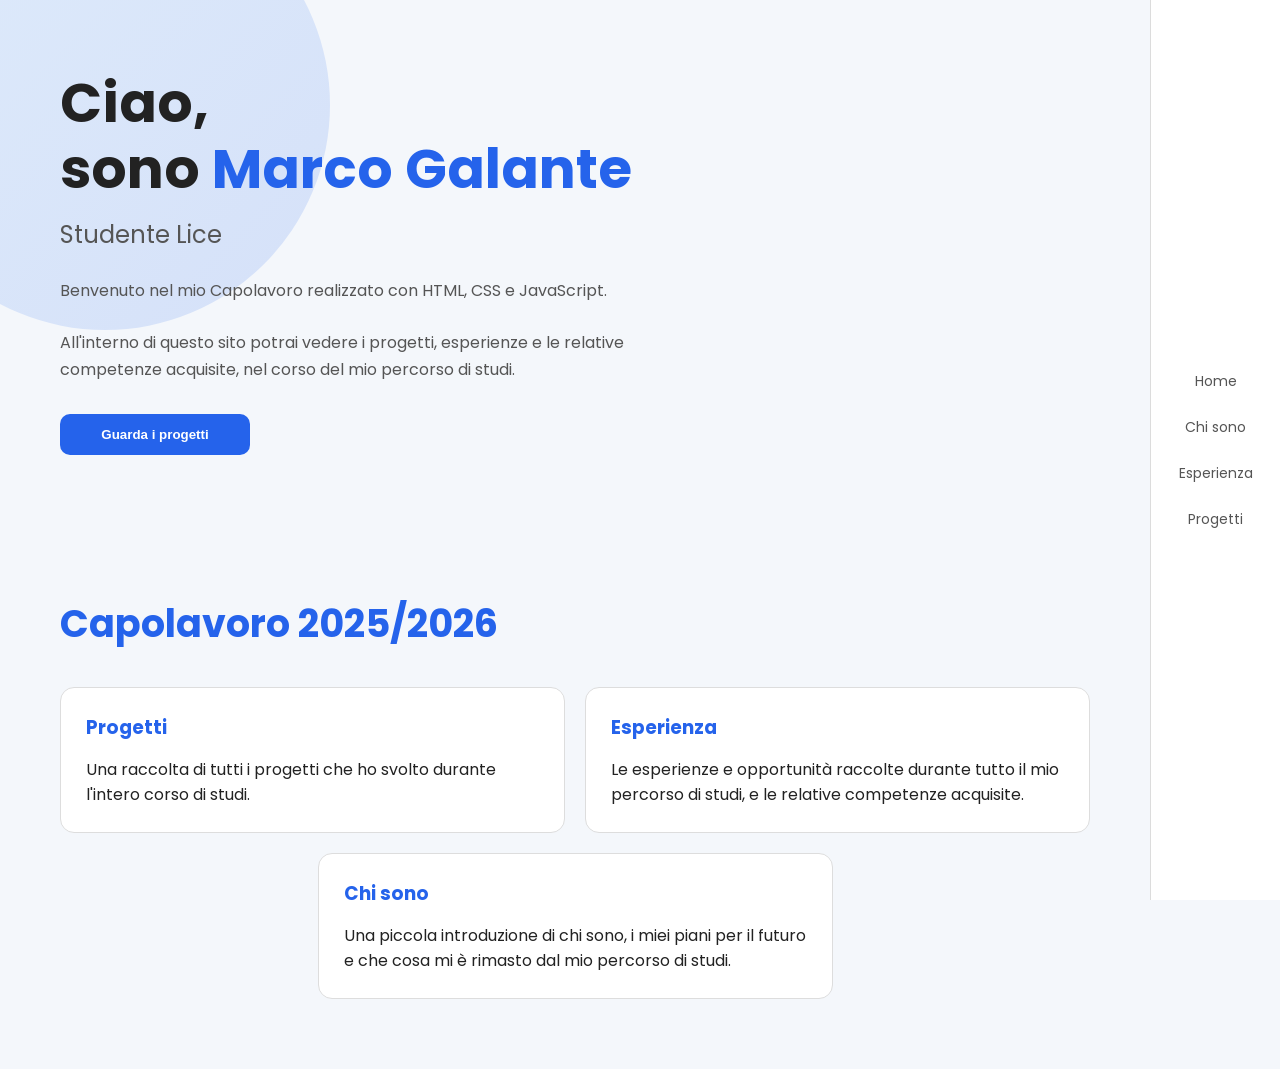
<file: index.html>
<!DOCTYPE html>
<html lang="it">

<head>

    <meta charset="UTF-8">
    <meta name="viewport" content="width=device-width, initial-scale=1.0">

    <title>Capolavoro</title>

    <link rel="stylesheet" href="style.css">

    <link rel="preconnect" href="https://fonts.googleapis.com">

    <link href="https://fonts.googleapis.com/css2?family=Poppins:wght@300;400;500;600;700&display=swap" rel="stylesheet">

</head>

<body>

<!-- MENU -->

<div class="menu">

    <a href="#home">Home</a>
    <a href="#chi">Chi sono</a>
    <a href="#competenze">Esperienza</a>
    <a href="#progetti">Progetti</a>
    

</div>

<!-- CONTENUTO -->

<div class="contenuto">

<!-- HOME -->

<section class="sezione home" id="home">

    <div class="sfondo"></div>

    <h1>
        Ciao,<br>
        sono <span>Marco Galante</span>
    </h1>

    <div class="scritta"></div>

    <p>
        Benvenuto nel mio Capolavoro realizzato con HTML, CSS e JavaScript.
    </p>
    <p> All'interno di questo sito potrai vedere i progetti, esperienze e le relative competenze acquisite, nel corso del mio percorso di studi.</p>

    <button class="bottone" onclick="location.href='progetti.html'">
        Guarda i progetti
    </button>

</section>



<section class="sezione animazione" id="chi">

    <h2 class="titolo">Capolavoro 2025/2026</h2>

    <div class="griglia">

        <div class="scheda" onclick="location.href='progetti.html'" style="cursor:pointer">

            <h3>Progetti</h3>

            <p>
                Una raccolta di tutti i progetti che ho svolto durante l'intero corso di studi.
            </p>

        </div>

        <div class="scheda" onclick="location.href='esperienza.html'" style="cursor:pointer">

            <h3>Esperienza</h3>

            <p>
                Le esperienze e opportunità raccolte durante tutto il mio percorso di studi, e le relative competenze acquisite.
            </p>

        </div>
        <div class="scheda scheda-centrata" onclick="location.href='chisono.html'" style="cursor:pointer">
        <h3>Chi sono</h3>
        <p> 
            Una piccola introduzione di chi sono, i miei piani per il futuro e che cosa mi è rimasto dal mio percorso di studi.
        </p>
        </div>

    </div>

</section>








<script src="script.js"></script>

</body>
</html>
</file>
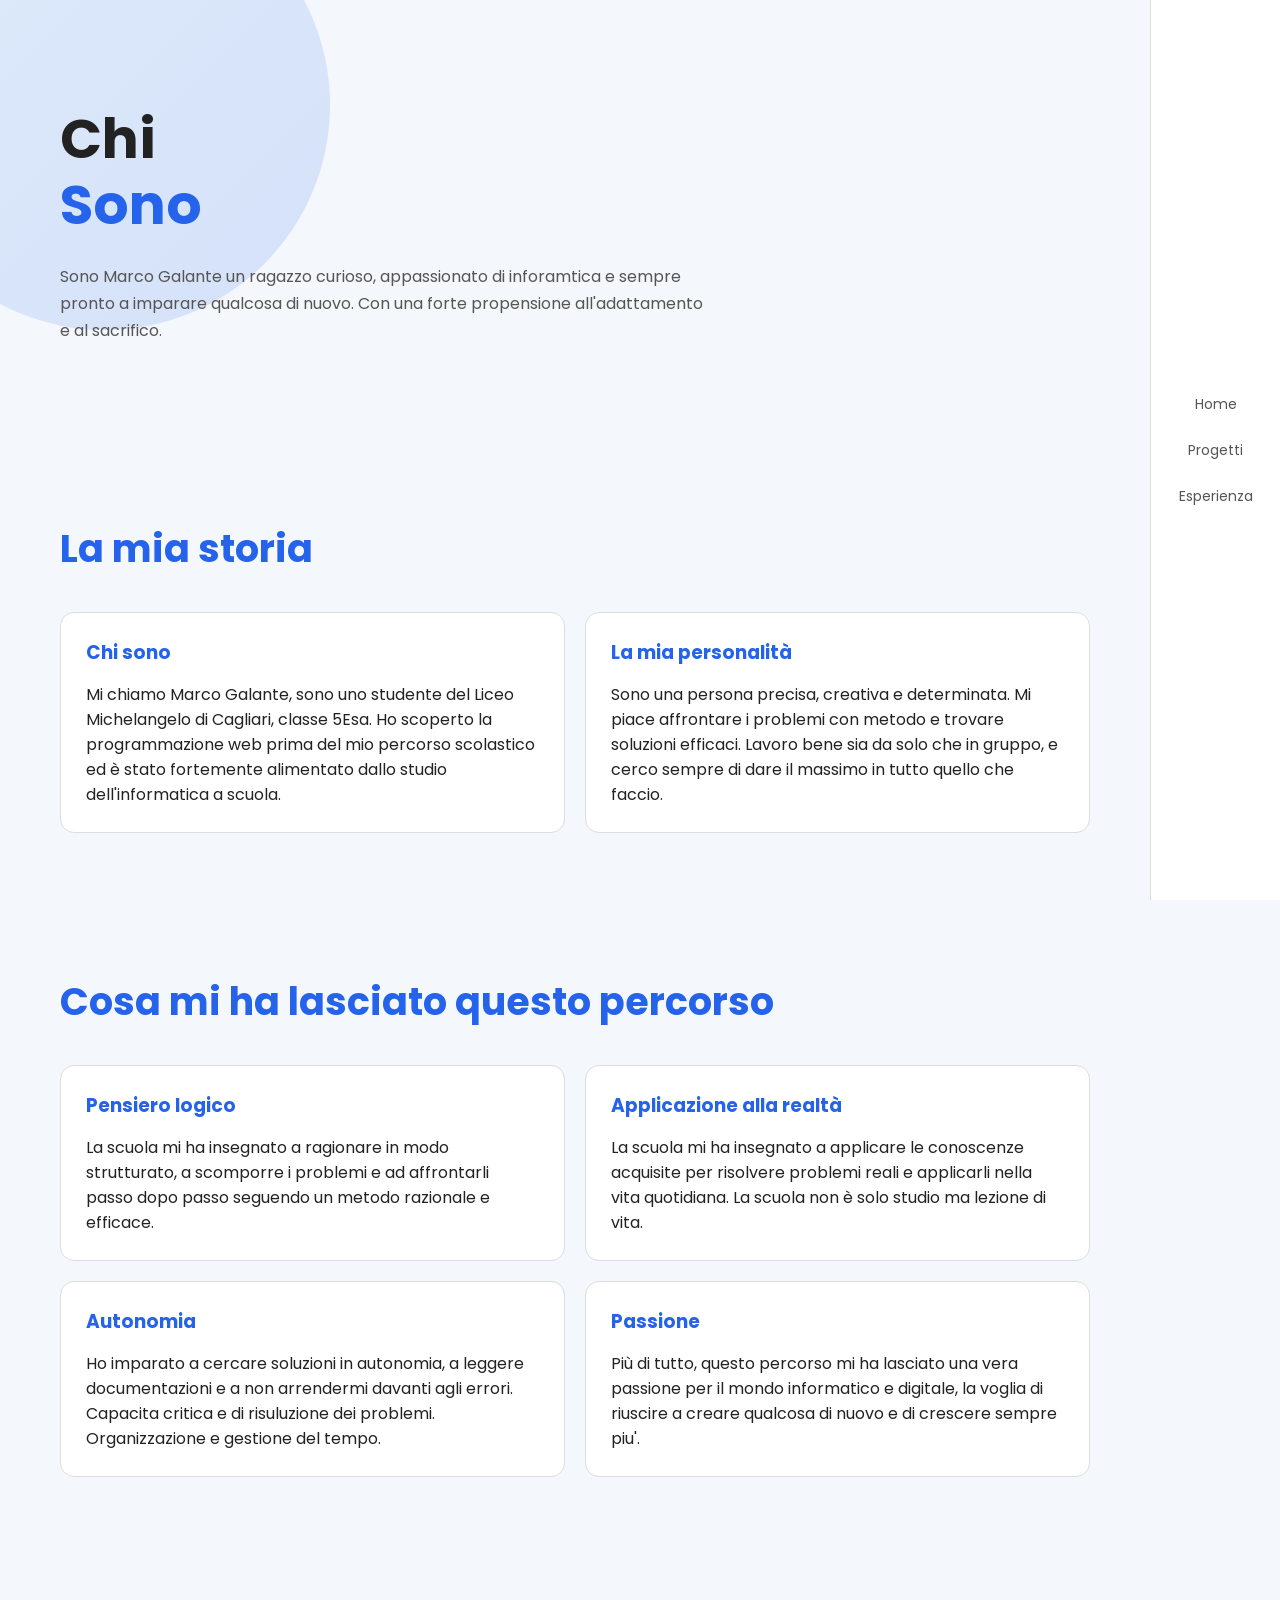
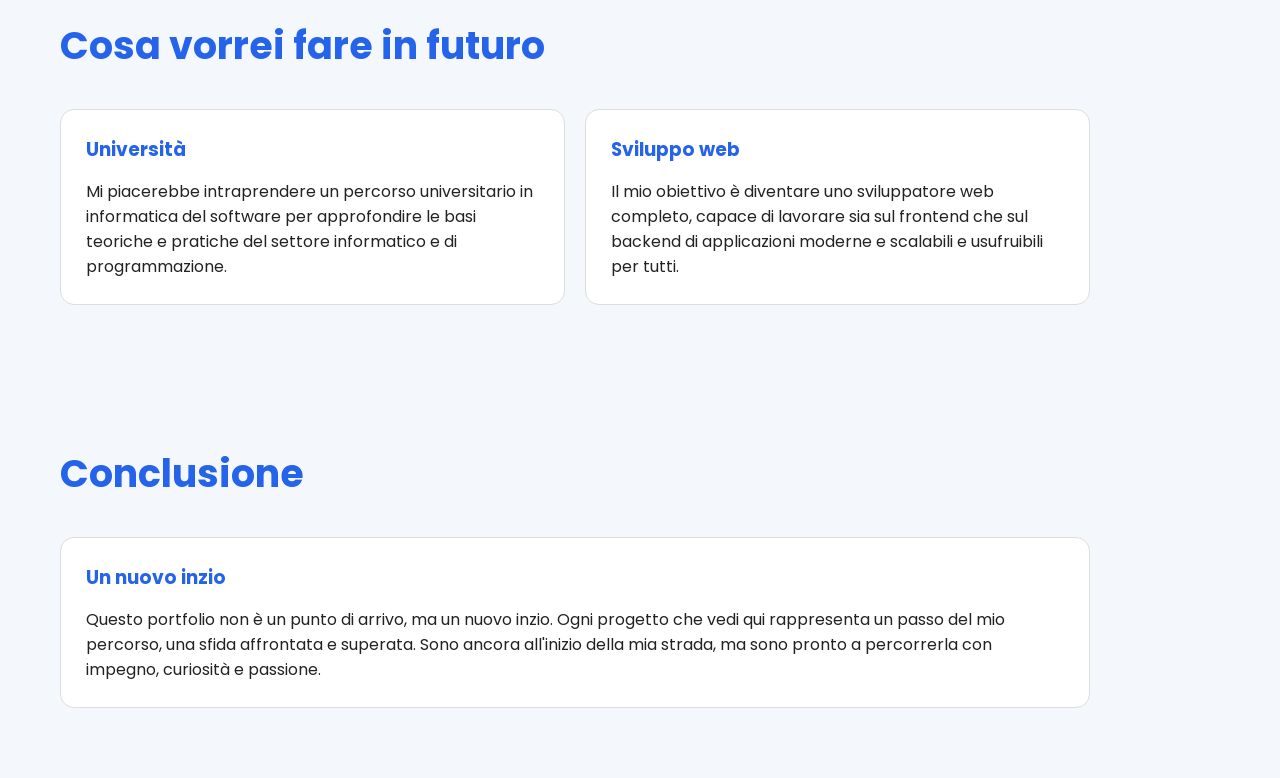
<file: chisono.html>
<!DOCTYPE html>
<html lang="it">
<head>
    <meta charset="UTF-8">
    <meta name="viewport" content="width=device-width, initial-scale=1.0">
    <title>Chi Sono</title>
    <link rel="stylesheet" href="style.css">
    <link rel="preconnect" href="https://fonts.googleapis.com">
    <link href="https://fonts.googleapis.com/css2?family=Poppins:wght@300;400;500;600;700&display=swap" rel="stylesheet">
</head>
<body>

<!-- MENU -->
<div class="menu">
    <a href="index.html">Home</a>
    
    <a href="progetti.html">Progetti</a>
    <a href="esperienza.html">Esperienza</a>
</div>

<!-- CONTENUTO -->
<div class="contenuto">

    <!-- HERO -->
    <section class="sezione home">
        <div class="sfondo"></div>
        <h1>Chi<br><span>Sono</span></h1>
        <p>
            Sono Marco Galante un ragazzo curioso, appassionato di inforamtica
            e sempre pronto a imparare qualcosa di nuovo. Con una forte propensione all'adattamento e al sacrifico.
        </p>
    </section>

    <!-- DESCRIZIONE -->
    <section class="sezione animazione">
        <h2 class="titolo">La mia storia</h2>

        <div class="griglia">

            <div class="scheda">
                <h3>Chi sono</h3>
                <p>
                    Mi chiamo Marco Galante, sono uno studente
                    del Liceo Michelangelo di Cagliari, classe 5Esa.
                    Ho scoperto la programmazione web prima del mio
                    percorso scolastico ed è stato fortemente alimentato dallo
                    studio dell'informatica a scuola.
                </p>
            </div>

            <div class="scheda">
                <h3>La mia personalità</h3>
                <p>
                    Sono una persona precisa, creativa e determinata.
                    Mi piace affrontare i problemi con metodo e trovare
                    soluzioni efficaci. Lavoro bene sia da solo che
                    in gruppo, e cerco sempre di dare il massimo
                    in tutto quello che faccio.
                </p>
            </div>

        </div>
    </section>

    <!-- COSA MI E' RIMASTO -->
    <section class="sezione animazione">
        <h2 class="titolo">Cosa mi ha lasciato questo percorso</h2>

        <div class="griglia">

            <div class="scheda">
                <h3>Pensiero logico</h3>
                <p>
                    La scuola mi ha insegnato a ragionare
                    in modo strutturato, a scomporre i problemi
                    e ad affrontarli passo dopo passo seguendo un metodo razionale e efficace.
                </p>
            </div>

            <div class="scheda">
                <h3>Applicazione alla realtà</h3>
                <p>
                    La scuola mi ha insegnato a applicare
                    le conoscenze acquisite per risolvere problemi
                    reali e applicarli nella vita quotidiana. La scuola non è solo studio ma lezione di vita.
                </p>
            </div>

            <div class="scheda">
                <h3>Autonomia</h3>
                <p>
                    Ho imparato a cercare soluzioni in autonomia,
                    a leggere documentazioni e a non arrendermi
                    davanti agli errori. Capacita critica e di risuluzione dei problemi.
                    Organizzazione e gestione del tempo.
                </p>
            </div>

            <div class="scheda">
                <h3>Passione</h3>
                <p>
                    Più di tutto, questo percorso mi ha lasciato
                    una vera passione per il mondo informatico e digitale,
                    la voglia di riuscire a creare qualcosa di nuovo e di crescere sempre piu'.
                </p>
            </div>

        </div>
    </section>

    <!-- FUTURO -->
    <section class="sezione animazione">
        <h2 class="titolo">Cosa vorrei fare in futuro</h2>

        <div class="griglia">

            <div class="scheda">
                <h3>Università</h3>
                <p>
                    Mi piacerebbe intraprendere un percorso
                    universitario in informatica
                    del software per approfondire le basi
                    teoriche e pratiche del settore informatico e di programmazione.
                </p>
            </div>

            <div class="scheda">
                <h3>Sviluppo web</h3>
                <p>
                    Il mio obiettivo è diventare uno sviluppatore
                    web completo, capace di lavorare sia sul
                    frontend che sul backend di applicazioni
                    moderne e scalabili e usufruibili per tutti.
                </p>
            </div>

        </div>
    </section>

    <!-- CONCLUSIONE -->
    <section class="sezione animazione">
        <h2 class="titolo">Conclusione</h2>

        <div class="scheda">
            <h3>Un nuovo inzio</h3>
            <p>
                Questo portfolio non è un punto di arrivo,
                ma un nuovo inzio. Ogni progetto che
                vedi qui rappresenta un passo del mio percorso,
                una sfida affrontata e superata. Sono ancora
                all'inizio della mia strada, ma sono pronto
                a percorrerla con impegno, curiosità e passione.
                
            </p>
        </div>
    </section>

</div>


<script src="script.js"></script>
</body>
</html>
</file>
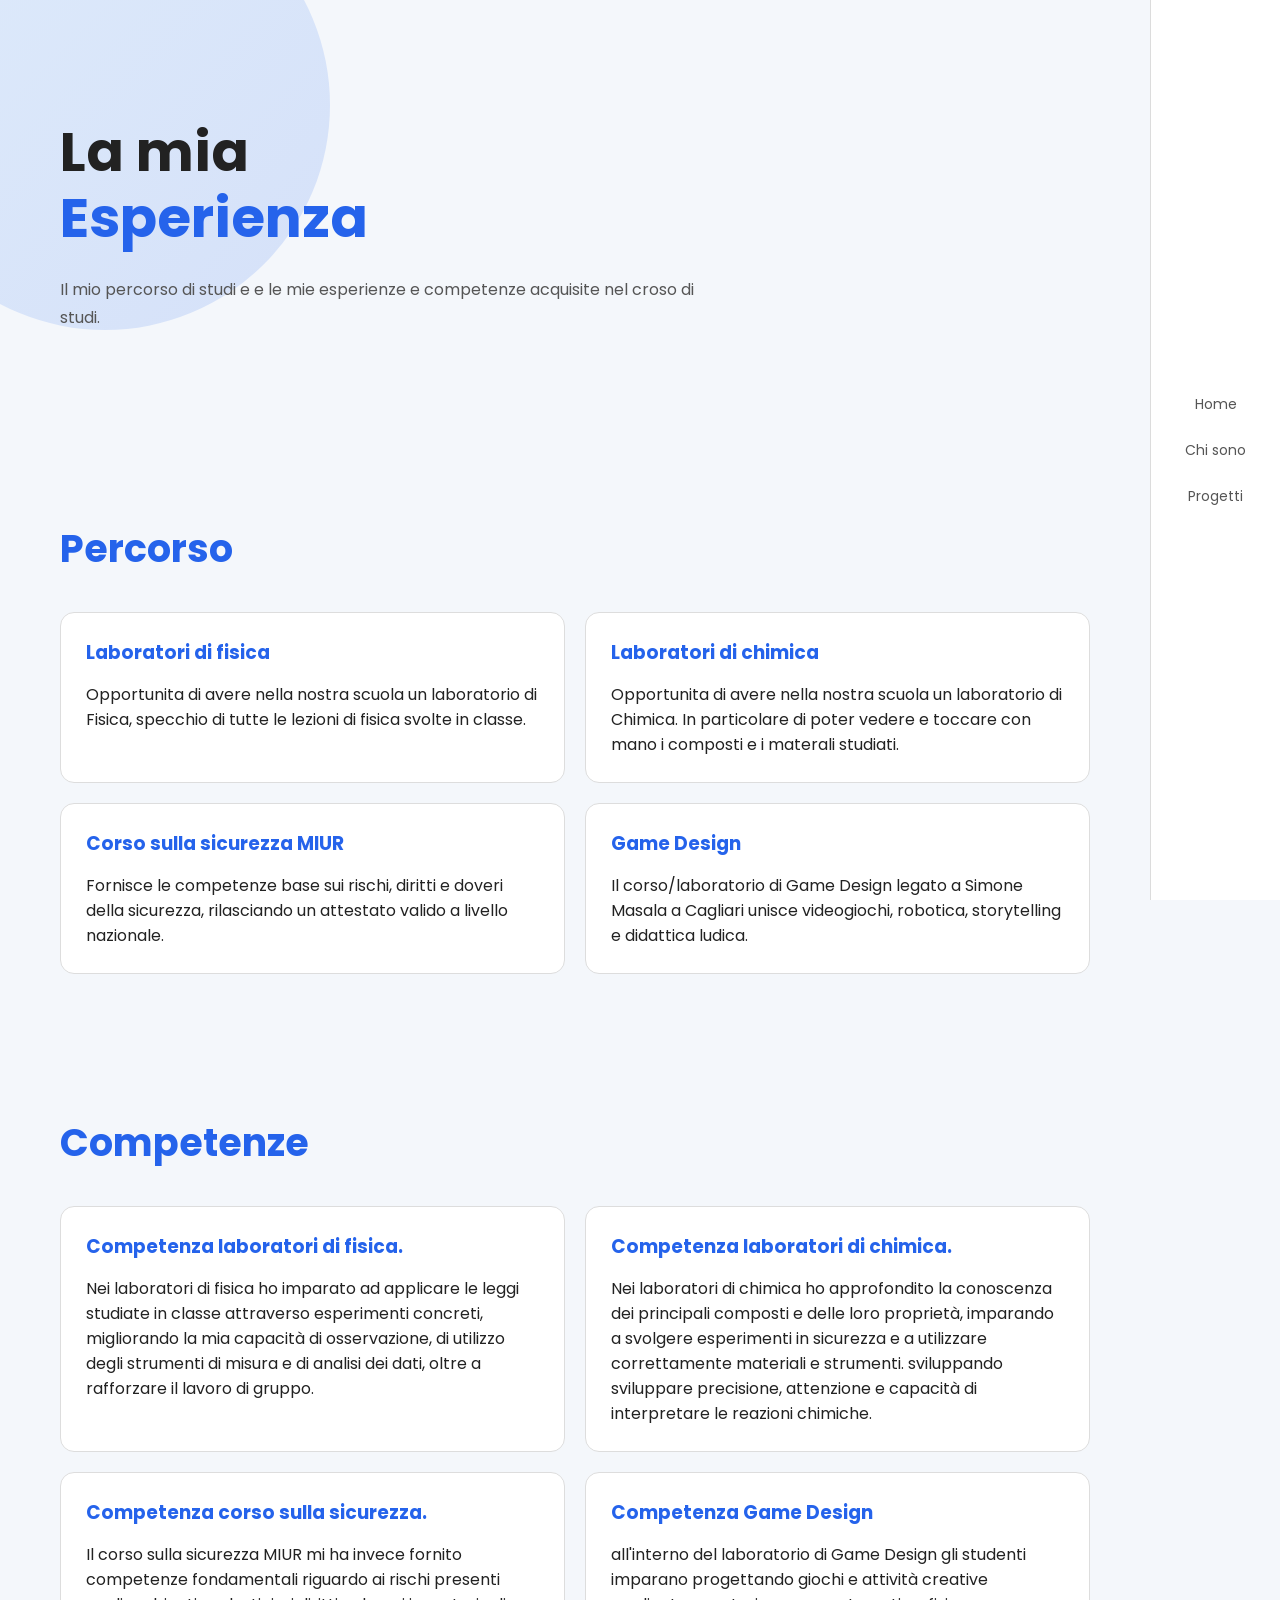
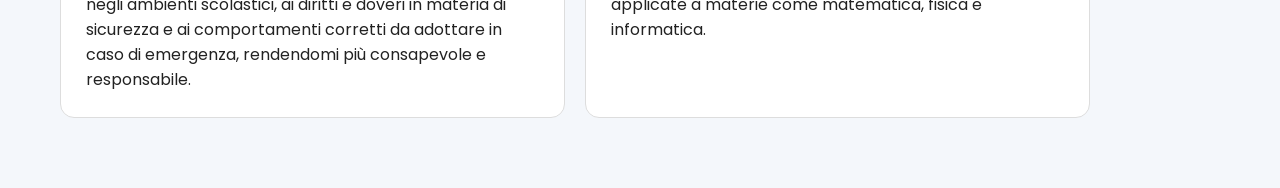
<file: esperienza.html>
<!DOCTYPE html>
<html lang="it">
<head>
    <meta charset="UTF-8">
    <meta name="viewport" content="width=device-width, initial-scale=1.0">
    <title>Esperienza</title>
    <link rel="stylesheet" href="style.css">
    <link rel="preconnect" href="https://fonts.googleapis.com">
    <link href="https://fonts.googleapis.com/css2?family=Poppins:wght@300;400;500;600;700&display=swap" rel="stylesheet">
</head>
<body>

<!-- MENU -->
<div class="menu">
    <a href="index.html">Home</a>
    <a href="index.html#chi">Chi sono</a>
    <a href="progetti.html">Progetti</a>
    
    
</div>

<!-- CONTENUTO -->
<div class="contenuto">

    <!-- HERO -->
    <section class="sezione home">
        <div class="sfondo"></div>
        <h1>La mia<br><span>Esperienza</span></h1>
        <p>
            Il mio percorso di studi e e le mie esperienze e competenze acquisite nel croso di studi.
        </p>
    </section>

    <!-- TAPPE -->
    <section class="sezione animazione">
        <h2 class="titolo">Percorso</h2>

        <div class="griglia">

            <div class="scheda">
                <h3>Laboratori di fisica</h3>
                <p>
                    Opportunita di avere nella nostra scuola un laboratorio di Fisica, specchio di tutte le lezioni di fisica svolte in classe.
                </p>
            </div>

            <div class="scheda">
                <h3>Laboratori di chimica</h3>
                <p>
                    Opportunita di avere nella nostra scuola un laboratorio di Chimica. In particolare di poter vedere e toccare con mano i composti e i materali studiati.
                </p>
            </div>

            <div class="scheda">
                <h3>Corso sulla sicurezza MIUR</h3>
                <p>
                   Fornisce le competenze base sui rischi, diritti e doveri della sicurezza, rilasciando un attestato valido a livello nazionale.
                </p>
            </div>

            <div class="scheda">
                <h3>Game Design</h3>
                <p>
                    Il corso/laboratorio di Game Design legato a Simone Masala a Cagliari unisce videogiochi, robotica, storytelling e didattica ludica.
                </p>
            </div>

        </div>
    </section>

    <!-- COMPETENZE -->
    <section class="sezione animazione">
        <h2 class="titolo">Competenze</h2>

        <div class="griglia">

            <div class="scheda">
                <h3>Competenza laboratori di fisica.</h3>
                <p>
                  Nei laboratori di fisica ho imparato ad applicare le leggi studiate in classe attraverso esperimenti concreti, migliorando la mia capacità di osservazione, di utilizzo degli strumenti di misura e di analisi dei dati, oltre a rafforzare il lavoro di gruppo.
                </p>
            </div>

            <div class="scheda">
                <h3>Competenza laboratori di chimica.</h3>
                <p>
                    Nei laboratori di chimica ho approfondito la conoscenza dei principali composti e delle loro proprietà, imparando a svolgere esperimenti in sicurezza e a utilizzare correttamente materiali e strumenti. sviluppando sviluppare precisione, attenzione e capacità di interpretare le reazioni chimiche.
                </p>
            </div>

            <div class="scheda">
                <h3>Competenza corso sulla sicurezza.</h3>
                <p>
                  Il corso sulla sicurezza MIUR mi ha invece fornito competenze fondamentali riguardo ai rischi presenti negli ambienti scolastici, ai diritti e doveri in materia di sicurezza e ai comportamenti corretti da adottare in caso di emergenza, rendendomi più consapevole e responsabile.
            </div>

            <div class="scheda">
                <h3>Competenza Game Design</h3>
                <p>
                    all'interno del laboratorio di Game Design  gli studenti imparano progettando giochi e attività creative applicate a materie come matematica, fisica e informatica.
            </div>

        </div>
    </section>

</div>


<script src="script.js"></script>
</body>
</html>
</file>
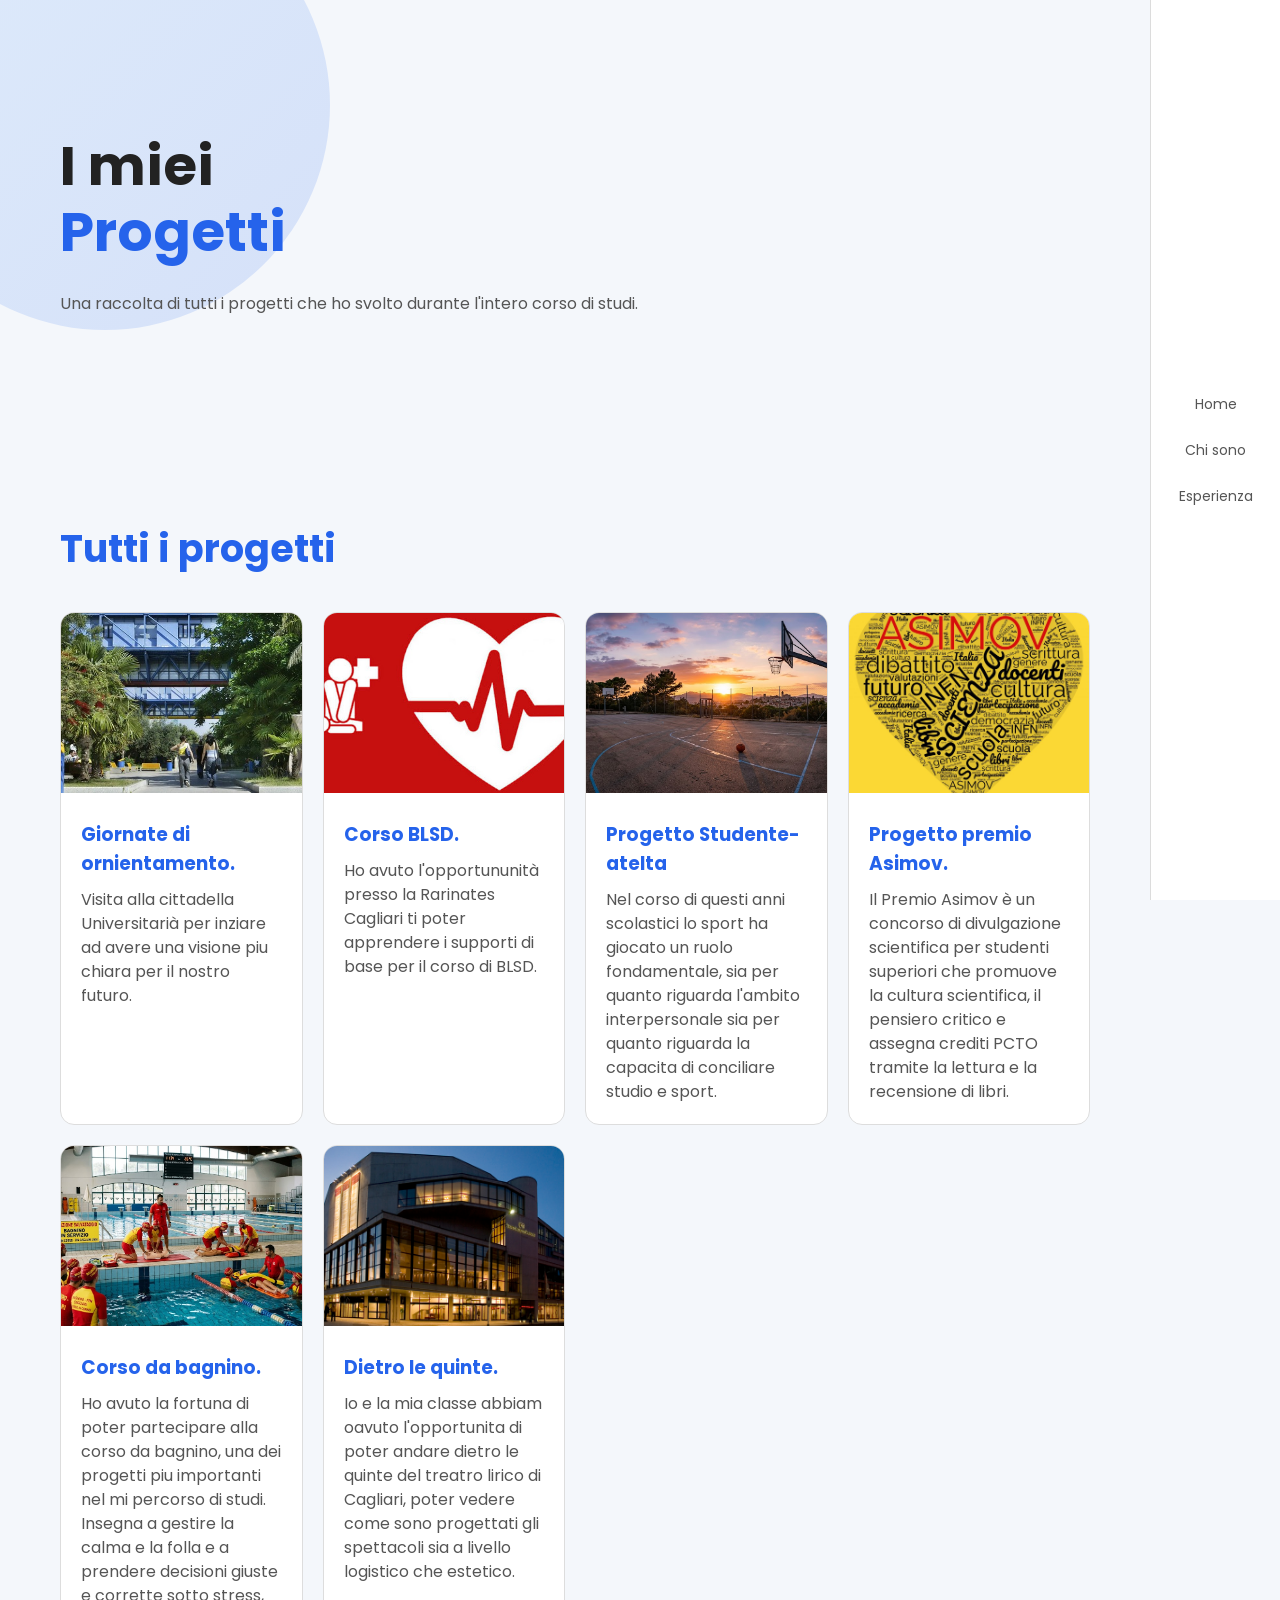
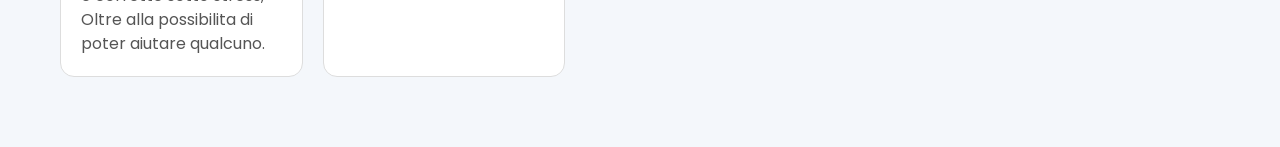
<file: progetti.html>
<!DOCTYPE html>
<html lang="it">
<head>
    <meta charset="UTF-8">
    <meta name="viewport" content="width=device-width, initial-scale=1.0">
    <title>Progetti</title>
    <link rel="stylesheet" href="style.css">
    <link rel="preconnect" href="https://fonts.googleapis.com">
    <link href="https://fonts.googleapis.com/css2?family=Poppins:wght@300;400;500;600;700&display=swap" rel="stylesheet">
</head>
<body>

<!-- MENU -->
<div class="menu">
    <a href="index.html">Home</a>
    <a href="index.html#chi">Chi sono</a>
    <a href="esperienza.html">Esperienza</a>
</div>

<!-- CONTENUTO -->
<div class="contenuto">

    <!-- HERO -->
    <section class="sezione home">
        <div class="sfondo"></div>
        <h1>I miei<br><span>Progetti</span></h1>
        <p>
            Una raccolta di tutti i progetti che ho svolto durante l'intero corso di studi.
        </p>
    </section>

    <!-- LISTA PROGETTI -->
    <section class="sezione animazione">
        <h2 class="titolo">Tutti i progetti</h2>

        <div class="progetti">

            <div class="progetto">
                <img src="progetto1.jpg">
                <div class="testo">
                    <h3>Giornate di ornientamento.</h3>
                    <p>Visita alla cittadella Universitarià per inziare ad avere una visione piu chiara per il nostro futuro.</p>
                </div>
            </div>

            <div class="progetto">
                <img src="blsd.jpg">
                <div class="testo">
                    <h3>Corso BLSD.</h3>
                    <p> Ho avuto l'opportununità presso la Rarinates Cagliari ti poter apprendere i supporti di base per il corso di BLSD. </p>
                </div>
            </div>

            <div class="progetto">
                <img src="pfp.jpg">
                <div class="testo">
                    <h3>Progetto Studente-atelta</h3>
                    <p>Nel corso di questi anni scolastici lo sport ha giocato un ruolo fondamentale, sia per quanto riguarda l'ambito interpersonale sia per quanto riguarda la capacita di conciliare studio e sport.</p>
                </div>
            </div>

            <div class="progetto">
                <img src="asimov.jpg">
                <div class="testo">
                    <h3>Progetto premio Asimov.</h3>
                    <p>Il Premio Asimov è un concorso di divulgazione scientifica per studenti superiori che promuove la cultura scientifica, il pensiero critico e assegna crediti PCTO tramite la lettura e la recensione di libri.</p>
                </div>
            </div>

            <div class="progetto">
                <img src="bagnino.jpg">
                <div class="testo">
                    <h3>Corso da bagnino.</h3>
                    <p>Ho avuto la fortuna di poter partecipare alla corso da bagnino, una dei progetti piu importanti nel mi percorso di studi. Insegna a gestire la calma e la folla e a prendere decisioni giuste e corrette sotto stress, Oltre alla possibilita di poter aiutare qualcuno.</p>
                </div>
            </div>

            <div class="progetto">
                <img src="teatro.jpg">
                <div class="testo">
                    <h3>Dietro le quinte.</h3>
                    <p>Io e la mia classe abbiam oavuto l'opportunita di poter andare dietro le quinte del treatro lirico di Cagliari, poter vedere come sono progettati gli spettacoli sia a livello logistico che estetico.</p>
                </div>
            </div>

        </div>
    </section>

</div>

<script src="script.js"></script>
</body>
</html>
</file>
<file: style.css>
*{
    margin:0;
    padding:0;
    box-sizing:border-box;
    scroll-behavior:smooth;
}

body{
    font-family:Poppins,sans-serif;
    background:#f4f7fb;
    color:#222;
    scrollbar-width: none;
}

/* MENU */

.menu{
    position:fixed;
    top:0;
    right:0;
    width:130px;
    height:100vh;
    background:white;
    border-left:1px solid #dcdcdc;

    display:flex;
    flex-direction:column;
    justify-content:center;
    align-items:center;
    gap:25px;

    z-index:100;
}

.menu a{
    text-decoration:none;
    color:#555;
    font-size:14px;
    transition:0.3s;
}

.menu a:hover{
    color:#2563eb;
}

/* CONTENUTO */

.contenuto{
    width:calc(100% - 130px);
}

/* SEZIONI */

.sezione{
    padding:70px 60px;
}

/* HOME */

.home{
    min-height:50vh;
    
    display:flex;
    flex-direction:column;
    justify-content:center;

    position:relative;
    overflow:hidden;
}

.sfondo{
    position:absolute;
    width:450px;
    height:450px;
    background:linear-gradient(135deg,#60a5fa,#2563eb);
    border-radius:50%;
    top:-120px;
    left:-120px;
    opacity:0.15;
}

.home h1{
    font-size:55px;
    line-height:1.2;
    z-index:1;
}

.home span{
    color:#2563eb;
}

.scritta{
    margin-top:15px;
    font-size:24px;
    color:#555;
    z-index:1;
}

.home p{
    margin-top:25px;
    max-width:650px;
    line-height:1.7;
    color:#555;
    z-index:1;
}

/* BOTTONE */

.bottone{
    margin-top:30px;
    width:190px;
    padding:13px;
    border:none;
    border-radius:10px;
    background:#2563eb;
    color:white;
    cursor:pointer;
    transition:0.3s;
    font-weight:600;
}

.bottone:hover{
    background:#1d4ed8;
    transform:translateY(-3px);
}

/* TITOLI */

.titolo{
    font-size:38px;
    margin-bottom:35px;
    color:#2563eb;
}

/* CHI SONO */

.griglia{
    display:grid;
    grid-template-columns:1fr 1fr;
    gap:20px;
}

.scheda{
    background:white;
    padding:25px;
    border-radius:14px;
    border:1px solid #ddd;
    transition:0.3s;
}

.scheda:hover{
    transform:translateY(-5px);
    box-shadow:0 8px 20px rgba(0,0,0,0.08);
}

.scheda h3{
    margin-bottom:15px;
    color:#2563eb;
}
.scheda-centrata{
    grid-column: 1 / -1;
    width: 50%;
    margin: 0 auto;
}

/* COMPETENZE */

.competenza{
    margin-bottom:25px;
}

.riga{
    display:flex;
    justify-content:space-between;
    margin-bottom:8px;
}

.barra{
    width:100%;
    height:10px;
    background:#dbeafe;
    border-radius:10px;
    overflow:hidden;
}

.colore{
    width:0;
    height:100%;
    background:linear-gradient(to right,#60a5fa,#2563eb);
    border-radius:10px;
    transition:2s;
}

/* PROGETTI */

.progetti{
    display:grid;
    grid-template-columns:repeat(auto-fit,minmax(240px,1fr));
    gap:20px;
}

.progetto{
    background:white;
    border-radius:14px;
    overflow:hidden;
    border:1px solid #ddd;
    transition:0.3s;
}

.progetto:hover{
    transform:translateY(-5px);
    box-shadow:0 8px 20px rgba(0,0,0,0.08);
}

.progetto img{
    width:100%;
    height:180px;
    object-fit:cover;
}

.testo{
    padding:20px;
}

.testo h3{
    margin-bottom:10px;
    color:#2563eb;
}

.testo p{
    color:#555;
    line-height:1.5;
}

/* CONTATTI */

form{
    max-width:550px;

    display:flex;
    flex-direction:column;
    gap:15px;
}

input,
textarea{
    padding:15px;
    border:1px solid #ccc;
    border-radius:10px;
    font-family:Poppins,sans-serif;
}

textarea{
    resize:none;
    height:160px;
}

/* ANIMAZIONI */

.animazione{
    opacity:0;
    transform:translateY(40px);
    transition:1s;
}

.animazione.attiva{
    opacity:1;
    transform:translateY(0);
}

/* RESPONSIVE */

@media(max-width:900px){

    .menu{
        width:100%;
        height:70px;
        bottom:0;
        top:auto;

        flex-direction:row;
    }

    .contenuto{
        width:100%;
    }

    .sezione{
        padding:50px 25px 100px;
    }

    .home h1{
        font-size:40px;
    }

    .griglia{
        grid-template-columns:1fr;
    }
.contenitore-home{
    flex-direction:column;
}
.box-immagine{
    display:none;
}
.scheda-centrata{
        width: 100%;
    }


}
.contenitore-home{
    display:flex;
    justify-content:space-between;
    align-items:center;
    gap:40px;
    position:relative;
    z-index:1;
}

.testo-home{
    flex:1;
}

.box-immagine{
    width:420px;
    height:420px;
    margin-right:200px;
    margin-top:10px;
    position:absolute;
    top:80px;
    right:40px;
    
    background:white;
    border-radius:20px;
    overflow:hidden;

    border:1px solid #ddd;

    box-shadow:0 10px 25px rgba(0,0,0,0.08);
}
@media(min-width:901px) and (max-width:1024px){

    .menu{
        width:100px;
    }

    .contenuto{
        width:calc(100% - 100px);
    }

    .sezione{
        padding:50px 35px;
    }

    .home h1{
        font-size:42px;
    }

    .griglia{
        grid-template-columns:1fr 1fr;
    }

    .progetti{
        grid-template-columns:repeat(2,1fr);
    }

    .box-immagine{
        width:200px;
        height:200px;
        margin-right:100px;
    }

}

@media(min-width:1025px) and (max-width:1180px){

    .menu{
        width:110px;
    }

    .contenuto{
        width:calc(100% - 110px);
    }

    .sezione{
        padding:55px 40px;
    }

    .home h1{
        font-size:46px;
    }

    .griglia{
        grid-template-columns:1fr 1fr;
    }

    .progetti{
        grid-template-columns:repeat(2,1fr);
    }

    .box-immagine{
        width:320px;
        height:320px;
        margin-right:120px;
    }

}
</file>
